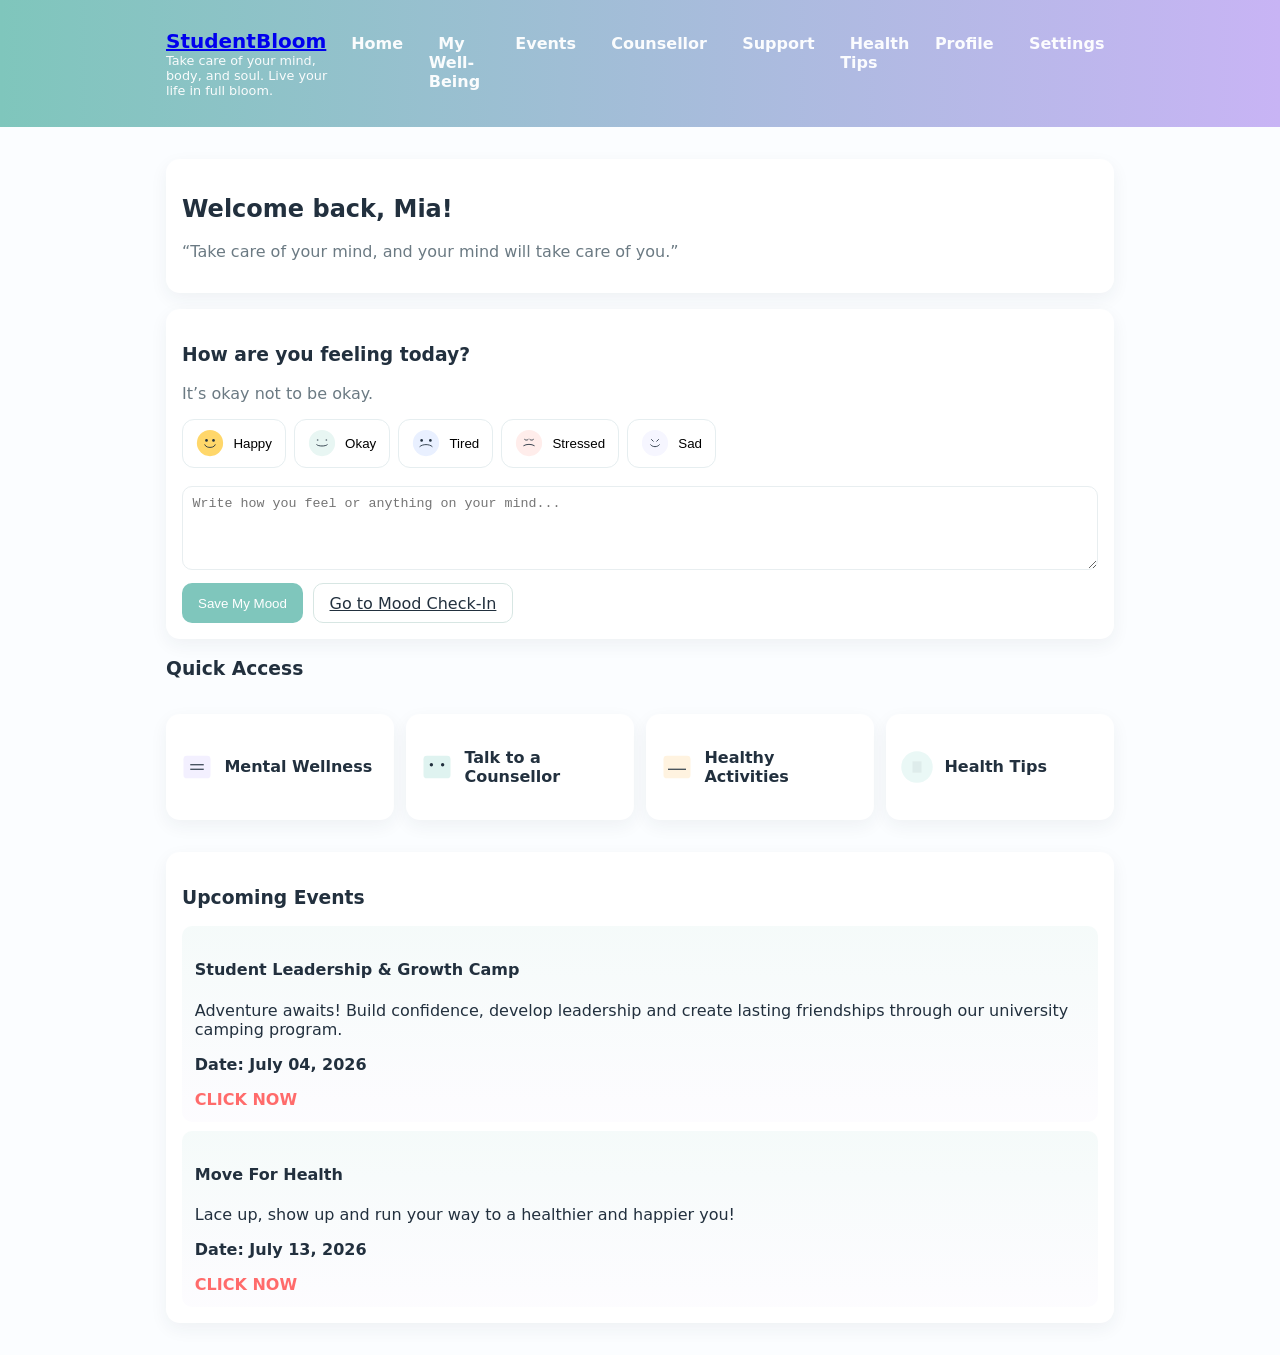
<file: index.html>
<!doctype html>
<html lang="en">
<head>
  <meta charset="utf-8" />
  <meta name="viewport" content="width=device-width,initial-scale=1" />
  <title>StudentBloom — Home</title>
  <link rel="stylesheet" href="css/styles.css" />
</head>
<body>
  <header class="site-header">
    <div class="container header-inner">
      <div class="brand">
        <a href="index.html"><h1>StudentBloom</h1></a>
        <p class="tagline">Take care of your mind, body, and soul. Live your life in full bloom.</p>
      </div>
      <nav class="main-nav" aria-label="Main navigation">
        <ul>
          <li><a href="index.html">Home</a></li>
          <li><a href="well-being.html">My Well-Being</a></li>
          <li><a href="events.html">Events</a></li>
          <li><a href="counsellor.html">Counsellor</a></li>
          <li><a href="support.html">Support</a></li>
          <li><a href="tips.html">Health Tips</a></li>
          <li><a href="profile.html">Profile</a></li>
          <li><a href="settings.html">Settings</a></li>
        </ul>
      </nav>
    </div>
  </header>

  <main class="container">
    <section class="welcome card">
      <h2 id="welcome-msg">Welcome back, Mia!</h2>
      <p class="lead">“Take care of your mind, and your mind will take care of you.”</p>
    </section>

    <section class="mood-check card">
      <h3>How are you feeling today?</h3>
      <p class="muted">It’s okay not to be okay.</p>

      <div class="mood-options" role="radiogroup" aria-label="Mood options">
        <button class="mood-btn" data-mood="Happy"><img src="assets/icons/happy.svg" alt="Happy"/> <span>Happy</span></button>
        <button class="mood-btn" data-mood="Okay"><img src="assets/icons/okay.svg" alt="Okay"/> <span>Okay</span></button>
        <button class="mood-btn" data-mood="Tired"><img src="assets/icons/tired.svg" alt="Tired"/> <span>Tired</span></button>
        <button class="mood-btn" data-mood="Stressed"><img src="assets/icons/stressed.svg" alt="Stressed"/> <span>Stressed</span></button>
        <button class="mood-btn" data-mood="Sad"><img src="assets/icons/sad.svg" alt="Sad"/> <span>Sad</span></button>
      </div>

      <div class="mood-selected" aria-live="polite"></div>

      <textarea id="mood-note" placeholder="Write how you feel or anything on your mind..."></textarea>
      <div class="mood-actions">
        <button id="save-mood" class="btn-primary">Save My Mood</button>
        <a href="mood.html" class="btn-secondary">Go to Mood Check-In</a>
      </div>
    </section>

    <section class="quick-access">
      <h3>Quick Access</h3>
      <div class="cards-grid">
        <a class="card small" href="tips.html"><img src="assets/icons/tips.svg" alt="Tips"/><h4>Mental Wellness</h4></a>
        <a class="card small" href="counsellor.html"><img src="assets/icons/counsellor.svg" alt="Counsellor"/><h4>Talk to a Counsellor</h4></a>
        <a class="card small" href="activities.html"><img src="assets/icons/activity.svg" alt="Activities"/><h4>Healthy Activities</h4></a>
        <a class="card small" href="tips.html"><img src="assets/icons/help.svg" alt="Help"/><h4>Health Tips</h4></a>
      </div>
    </section>

    <section class="events card">
      <h3>Upcoming Events</h3>
      <div class="event-list">
        <article class="event-card">
          <h4>Student Leadership & Growth Camp</h4>
          <p>Adventure awaits! Build confidence, develop leadership and create lasting friendships through our university camping program.</p>
          <p class="date">Date: July 04, 2026</p>
          <a class="btn-link" href="events.html">CLICK NOW</a>
        </article>

        <article class="event-card">
          <h4>Move For Health</h4>
          <p>Lace up, show up and run your way to a healthier and happier you!</p>
          <p class="date">Date: July 13, 2026</p>
          <a class="btn-link" href="events.html">CLICK NOW</a>
        </article>

      </div>
    </section>

  </main>

  <script src="js/script.js"></script>
</body>
</html>
</file>
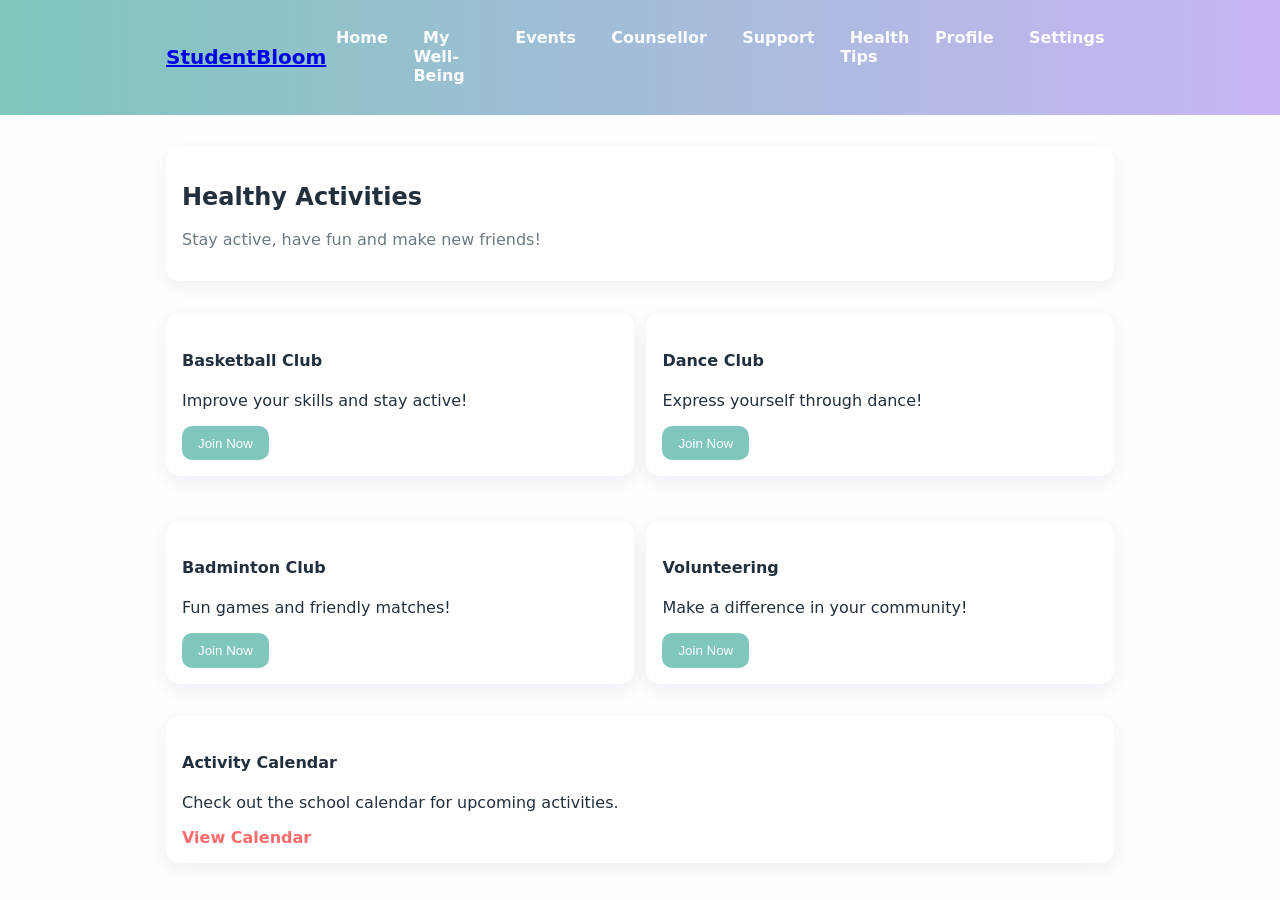
<file: activities.html>
<!doctype html>
<html lang="en">
<head>
  <meta charset="utf-8" />
  <meta name="viewport" content="width=device-width,initial-scale=1" />
  <title>Healthy Activities — StudentBloom</title>
  <link rel="stylesheet" href="css/styles.css" />
</head>
<body>
  <header class="site-header">
    <div class="container header-inner">
      <div class="brand"><a href="index.html"><h1>StudentBloom</h1></a></div>
      <nav class="main-nav" aria-label="Main navigation">
        <ul>
          <li><a href="index.html">Home</a></li>
          <li><a href="well-being.html">My Well-Being</a></li>
          <li><a href="events.html">Events</a></li>
          <li><a href="counsellor.html">Counsellor</a></li>
          <li><a href="support.html">Support</a></li>
          <li><a href="tips.html">Health Tips</a></li>
          <li><a href="profile.html">Profile</a></li>
          <li><a href="settings.html">Settings</a></li>
        </ul>
      </nav>
    </div>
  </header>

  <main class="container">
    <section class="card">
      <h2>Healthy Activities</h2>
      <p class="lead">Stay active, have fun and make new friends!</p>
    </section>

    <section class="activities-grid">
      <article class="card small">
        <h4>Basketball Club</h4>
        <p>Improve your skills and stay active!</p>
        <button class="btn-primary">Join Now</button>
      </article>

      <article class="card small">
        <h4>Dance Club</h4>
        <p>Express yourself through dance!</p>
        <button class="btn-primary">Join Now</button>
      </article>

      <article class="card small">
        <h4>Badminton Club</h4>
        <p>Fun games and friendly matches!</p>
        <button class="btn-primary">Join Now</button>
      </article>

      <article class="card small">
        <h4>Volunteering</h4>
        <p>Make a difference in your community!</p>
        <button class="btn-primary">Join Now</button>
      </article>
    </section>

    <div class="card">
      <h4>Activity Calendar</h4>
      <p>Check out the school calendar for upcoming activities.</p>
      <a class="btn-link" href="#">View Calendar</a>
    </div>

  </main>

  <script src="js/script.js"></script>
</body>
</html>
</file>
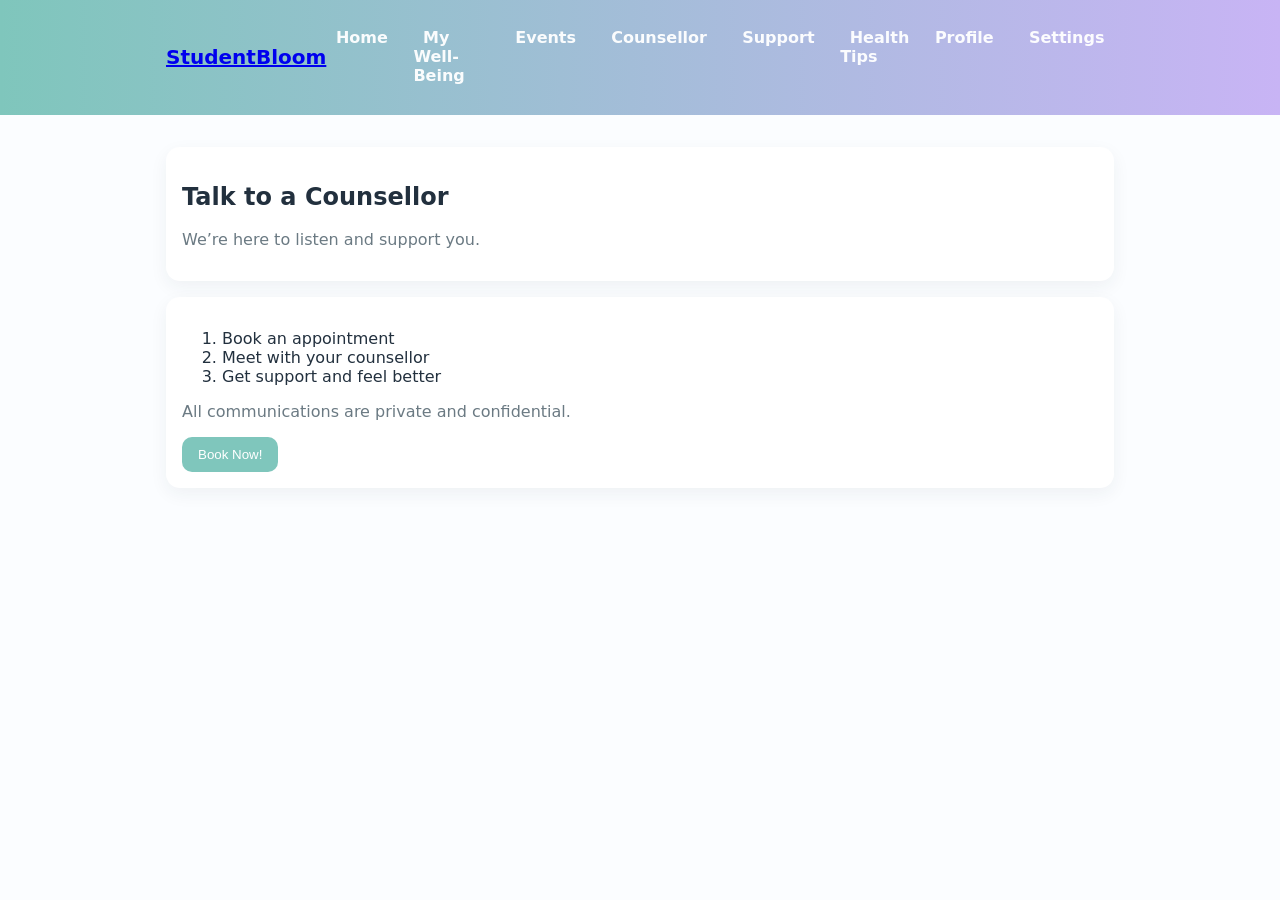
<file: counsellor.html>
<!doctype html>
<html lang="en">
<head>
  <meta charset="utf-8" />
  <meta name="viewport" content="width=device-width,initial-scale=1" />
  <title>Talk to a Counsellor — StudentBloom</title>
  <link rel="stylesheet" href="css/styles.css" />
</head>
<body>
  <header class="site-header">
    <div class="container header-inner">
      <div class="brand"><a href="index.html"><h1>StudentBloom</h1></a></div>
      <nav class="main-nav" aria-label="Main navigation">
        <ul>
          <li><a href="index.html">Home</a></li>
          <li><a href="well-being.html">My Well-Being</a></li>
          <li><a href="events.html">Events</a></li>
          <li><a href="counsellor.html">Counsellor</a></li>
          <li><a href="support.html">Support</a></li>
          <li><a href="tips.html">Health Tips</a></li>
          <li><a href="profile.html">Profile</a></li>
          <li><a href="settings.html">Settings</a></li>
        </ul>
      </nav>
    </div>
  </header>

  <main class="container">
    <section class="card">
      <h2>Talk to a Counsellor</h2>
      <p class="lead">We’re here to listen and support you.</p>
    </section>

    <section class="card steps">
      <ol>
        <li>Book an appointment</li>
        <li>Meet with your counsellor</li>
        <li>Get support and feel better</li>
      </ol>
      <p class="muted">All communications are private and confidential.</p>
      <button id="book-now" class="btn-primary">Book Now!</button>
    </section>

    <div id="booking-modal" class="modal" aria-hidden="true">
      <div class="modal-content">
        <button class="modal-close" aria-label="Close">×</button>
        <h3>Book an appointment (demo)</h3>
        <p>This is a placeholder booking flow. Your university may have a live booking system.</p>
        <form id="booking-form">
          <label>Preferred Date<input type="date" name="date" required></label>
          <label>Notes<textarea name="notes" placeholder="Anything you'd like the counsellor to know"></textarea></label>
          <button type="submit" class="btn-primary">Request Appointment</button>
        </form>
      </div>
    </div>

  </main>

  <script src="js/script.js"></script>
</body>
</html>
</file>
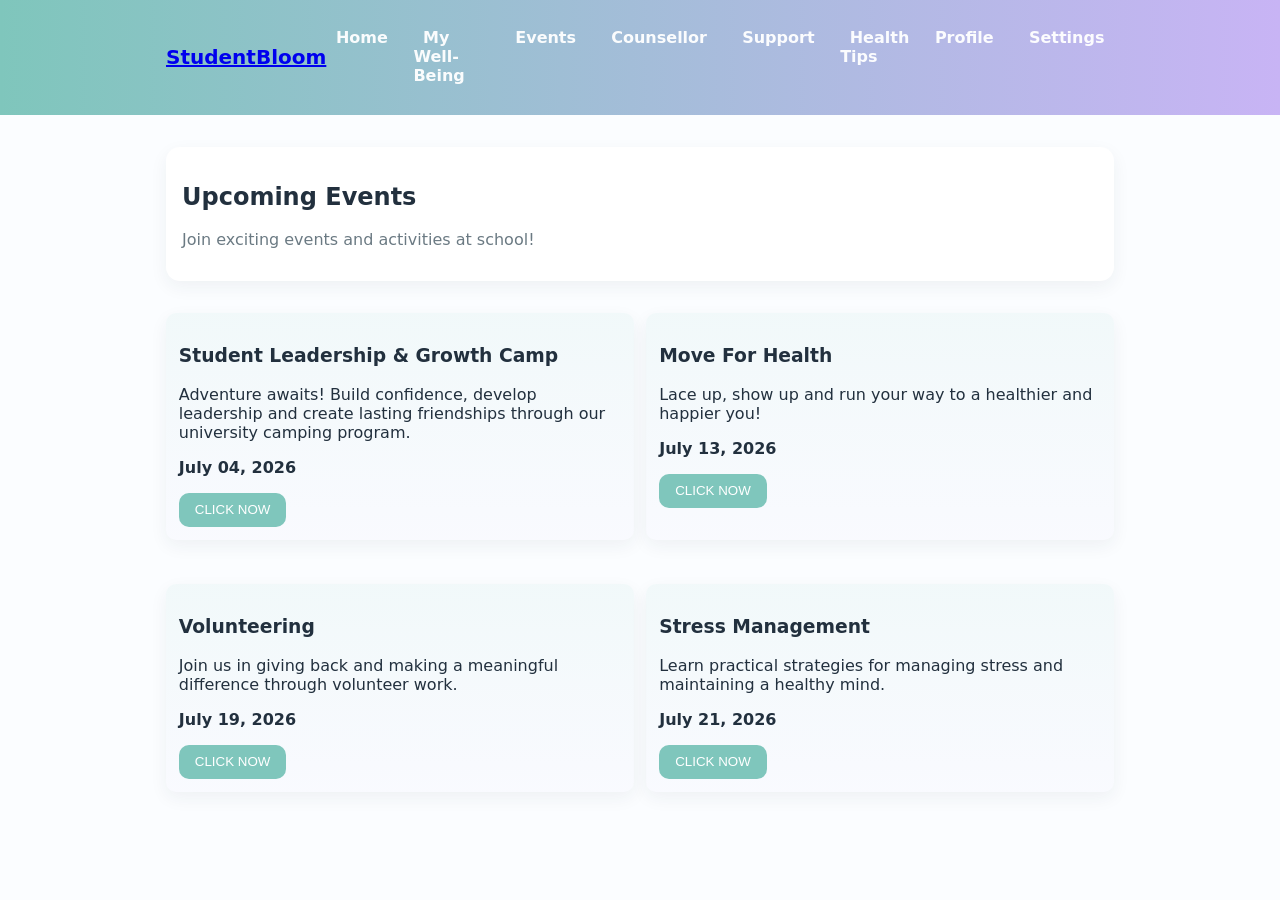
<file: events.html>
<!doctype html>
<html lang="en">
<head>
  <meta charset="utf-8" />
  <meta name="viewport" content="width=device-width,initial-scale=1" />
  <title>Upcoming Events — StudentBloom</title>
  <link rel="stylesheet" href="css/styles.css" />
</head>
<body>
  <header class="site-header">
    <div class="container header-inner">
      <div class="brand"><a href="index.html"><h1>StudentBloom</h1></a></div>
      <nav class="main-nav" aria-label="Main navigation">
        <ul>
          <li><a href="index.html">Home</a></li>
          <li><a href="well-being.html">My Well-Being</a></li>
          <li><a href="events.html">Events</a></li>
          <li><a href="counsellor.html">Counsellor</a></li>
          <li><a href="support.html">Support</a></li>
          <li><a href="tips.html">Health Tips</a></li>
          <li><a href="profile.html">Profile</a></li>
          <li><a href="settings.html">Settings</a></li>
        </ul>
      </nav>
    </div>
  </header>

  <main class="container">
    <section class="card">
      <h2>Upcoming Events</h2>
      <p class="lead">Join exciting events and activities at school!</p>
    </section>

    <section class="events-grid">
      <article class="event-card card">
        <h3>Student Leadership & Growth Camp</h3>
        <p>Adventure awaits! Build confidence, develop leadership and create lasting friendships through our university camping program.</p>
        <p class="date">July 04, 2026</p>
        <button class="btn-primary">CLICK NOW</button>
      </article>

      <article class="event-card card">
        <h3>Move For Health</h3>
        <p>Lace up, show up and run your way to a healthier and happier you!</p>
        <p class="date">July 13, 2026</p>
        <button class="btn-primary">CLICK NOW</button>
      </article>

      <article class="event-card card">
        <h3>Volunteering</h3>
        <p>Join us in giving back and making a meaningful difference through volunteer work.</p>
        <p class="date">July 19, 2026</p>
        <button class="btn-primary">CLICK NOW</button>
      </article>

      <article class="event-card card">
        <h3>Stress Management</h3>
        <p>Learn practical strategies for managing stress and maintaining a healthy mind.</p>
        <p class="date">July 21, 2026</p>
        <button class="btn-primary">CLICK NOW</button>
      </article>
    </section>
  </main>

  <script src="js/script.js"></script>
</body>
</html>
</file>
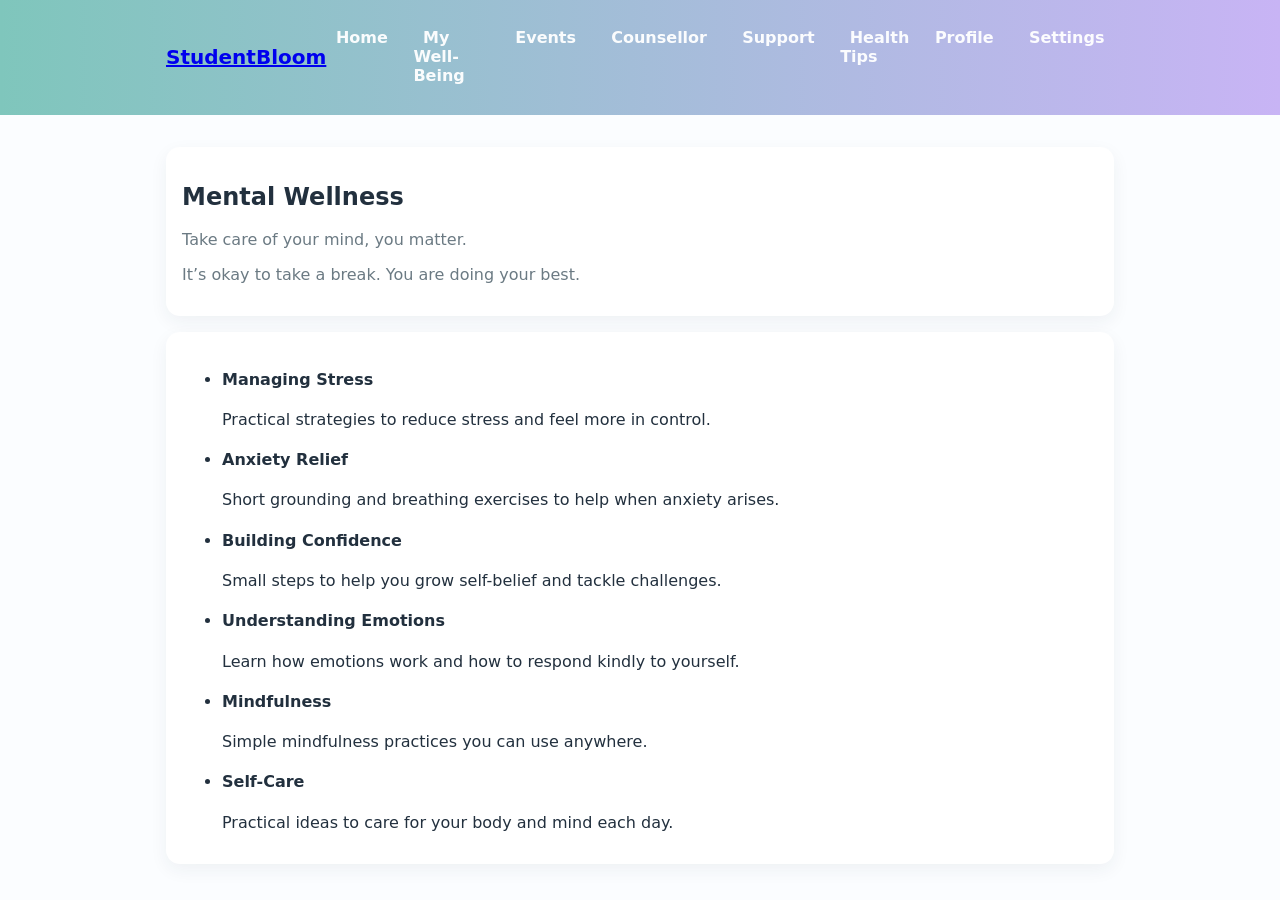
<file: mental-wellness.html>
<!doctype html>
<html lang="en">
<head>
  <meta charset="utf-8" />
  <meta name="viewport" content="width=device-width,initial-scale=1" />
  <title>Mental Wellness — StudentBloom</title>
  <link rel="stylesheet" href="css/styles.css" />
</head>
<body>
  <header class="site-header">
    <div class="container header-inner">
      <div class="brand"><a href="index.html"><h1>StudentBloom</h1></a></div>
      <nav class="main-nav" aria-label="Main navigation">
        <ul>
          <li><a href="index.html">Home</a></li>
          <li><a href="well-being.html">My Well-Being</a></li>
          <li><a href="events.html">Events</a></li>
          <li><a href="counsellor.html">Counsellor</a></li>
          <li><a href="support.html">Support</a></li>
          <li><a href="tips.html">Health Tips</a></li>
          <li><a href="profile.html">Profile</a></li>
          <li><a href="settings.html">Settings</a></li>
        </ul>
      </nav>
    </div>
  </header>

  <main class="container">
    <section class="card">
      <h2>Mental Wellness</h2>
      <p class="lead">Take care of your mind, you matter.</p>
      <p class="muted">It’s okay to take a break. You are doing your best.</p>
    </section>

    <section class="topics card">
      <ul>
        <li><h4>Managing Stress</h4><p>Practical strategies to reduce stress and feel more in control.</p></li>
        <li><h4>Anxiety Relief</h4><p>Short grounding and breathing exercises to help when anxiety arises.</p></li>
        <li><h4>Building Confidence</h4><p>Small steps to help you grow self-belief and tackle challenges.</p></li>
        <li><h4>Understanding Emotions</h4><p>Learn how emotions work and how to respond kindly to yourself.</p></li>
        <li><h4>Mindfulness</h4><p>Simple mindfulness practices you can use anywhere.</p></li>
        <li><h4>Self-Care</h4><p>Practical ideas to care for your body and mind each day.</p></li>
      </ul>
    </section>
  </main>

  <script src="js/script.js"></script>
</body>
</html>
</file>
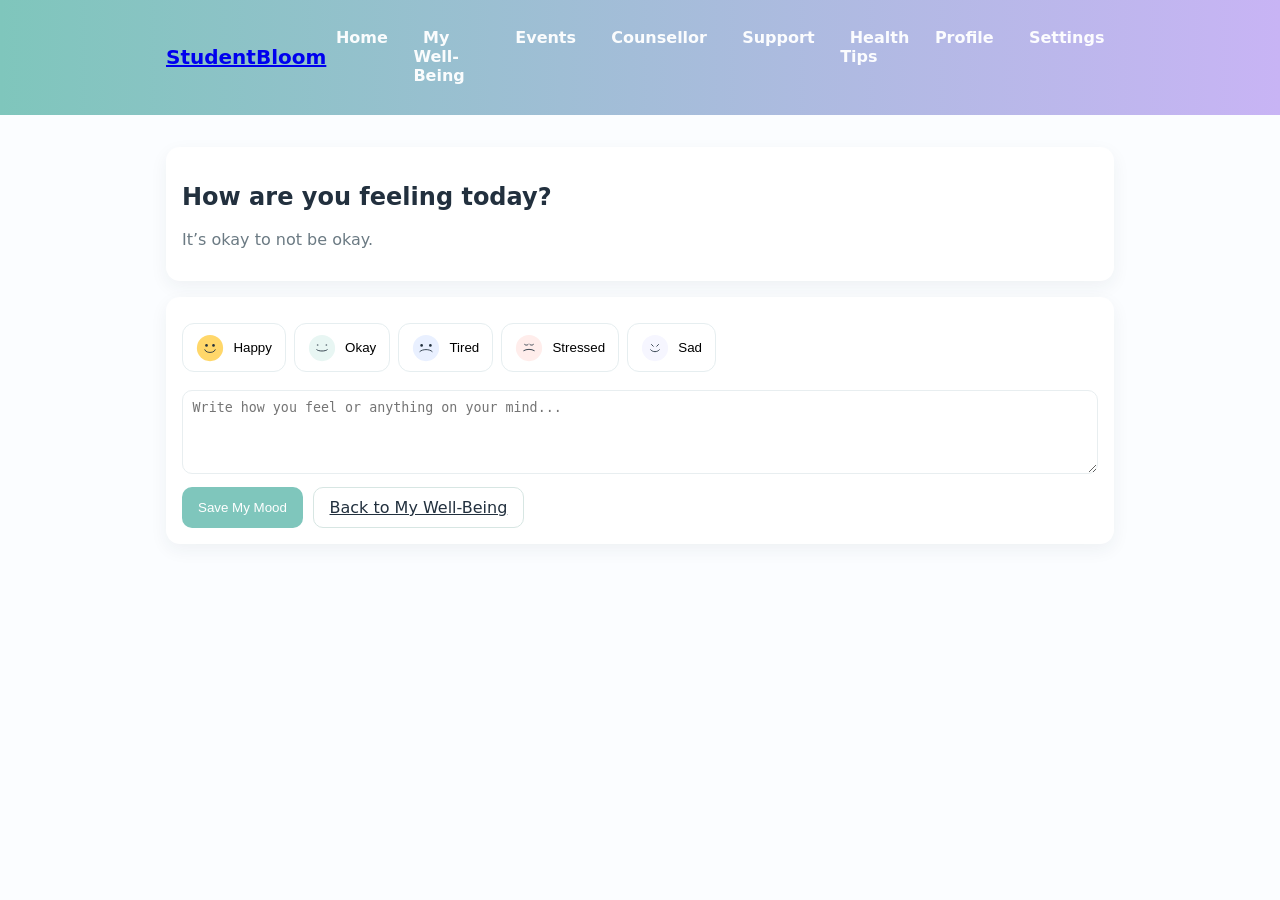
<file: mood.html>
<!doctype html>
<html lang="en">
<head>
  <meta charset="utf-8" />
  <meta name="viewport" content="width=device-width,initial-scale=1" />
  <title>Mood Check-In — StudentBloom</title>
  <link rel="stylesheet" href="css/styles.css" />
</head>
<body>
  <header class="site-header">
    <div class="container header-inner">
      <div class="brand"><a href="index.html"><h1>StudentBloom</h1></a></div>
      <nav class="main-nav" aria-label="Main navigation">
        <ul>
          <li><a href="index.html">Home</a></li>
          <li><a href="well-being.html">My Well-Being</a></li>
          <li><a href="events.html">Events</a></li>
          <li><a href="counsellor.html">Counsellor</a></li>
          <li><a href="support.html">Support</a></li>
          <li><a href="tips.html">Health Tips</a></li>
          <li><a href="profile.html">Profile</a></li>
          <li><a href="settings.html">Settings</a></li>
        </ul>
      </nav>
    </div>
  </header>

  <main class="container">
    <section class="card">
      <h2>How are you feeling today?</h2>
      <p class="muted">It’s okay to not be okay.</p>
    </section>

    <section class="mood-check card">
      <div class="mood-options" role="radiogroup" aria-label="Mood options">
        <button class="mood-btn" data-mood="Happy"><img src="assets/icons/happy.svg" alt="Happy"/> <span>Happy</span></button>
        <button class="mood-btn" data-mood="Okay"><img src="assets/icons/okay.svg" alt="Okay"/> <span>Okay</span></button>
        <button class="mood-btn" data-mood="Tired"><img src="assets/icons/tired.svg" alt="Tired"/> <span>Tired</span></button>
        <button class="mood-btn" data-mood="Stressed"><img src="assets/icons/stressed.svg" alt="Stressed"/> <span>Stressed</span></button>
        <button class="mood-btn" data-mood="Sad"><img src="assets/icons/sad.svg" alt="Sad"/> <span>Sad</span></button>
      </div>

      <div class="mood-selected" aria-live="polite"></div>
      <textarea id="mood-note" placeholder="Write how you feel or anything on your mind..."></textarea>
      <div class="mood-actions">
        <button id="save-mood" class="btn-primary">Save My Mood</button>
        <a href="well-being.html" class="btn-secondary">Back to My Well-Being</a>
      </div>
    </section>
  </main>

  <script src="js/script.js"></script>
</body>
</html>
</file>
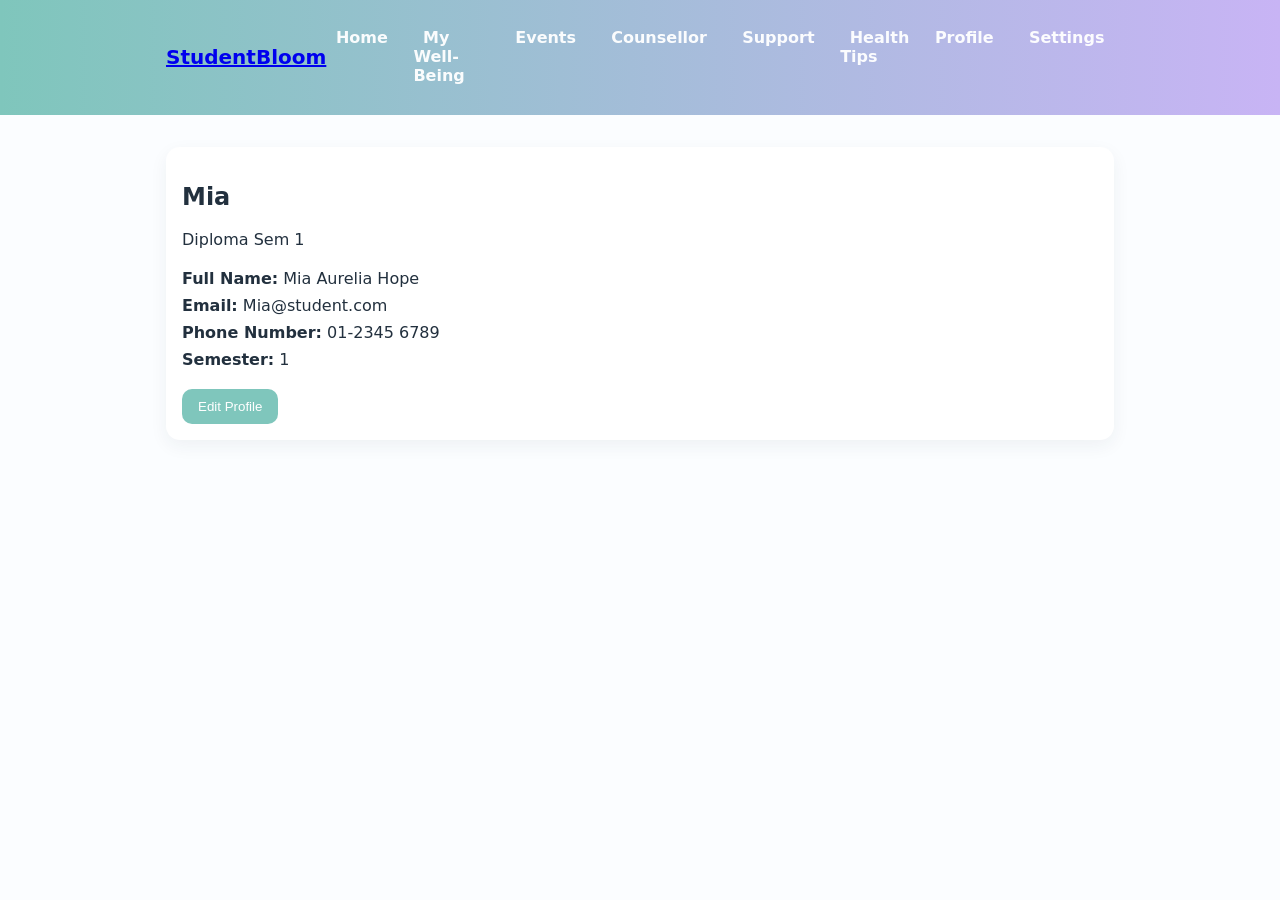
<file: profile.html>
<!doctype html>
<html lang="en">
<head>
  <meta charset="utf-8" />
  <meta name="viewport" content="width=device-width,initial-scale=1" />
  <title>Profile — StudentBloom</title>
  <link rel="stylesheet" href="css/styles.css" />
</head>
<body>
  <header class="site-header">
    <div class="container header-inner">
      <div class="brand"><a href="index.html"><h1>StudentBloom</h1></a></div>
      <nav class="main-nav" aria-label="Main navigation">
        <ul>
          <li><a href="index.html">Home</a></li>
          <li><a href="well-being.html">My Well-Being</a></li>
          <li><a href="events.html">Events</a></li>
          <li><a href="counsellor.html">Counsellor</a></li>
          <li><a href="support.html">Support</a></li>
          <li><a href="tips.html">Health Tips</a></li>
          <li><a href="profile.html">Profile</a></li>
          <li><a href="settings.html">Settings</a></li>
        </ul>
      </nav>
    </div>
  </header>

  <main class="container">
    <section class="card profile-card">
      <h2 id="profile-name">Mia</h2>
      <p id="profile-sem">Diploma Sem 1</p>
      <ul class="profile-info">
        <li><strong>Full Name:</strong> <span id="full-name">Mia Aurelia Hope</span></li>
        <li><strong>Email:</strong> <span id="email">Mia@student.com</span></li>
        <li><strong>Phone Number:</strong> <span id="phone">01-2345 6789</span></li>
        <li><strong>Semester:</strong> <span id="semester">1</span></li>
      </ul>
      <button id="edit-profile" class="btn-primary">Edit Profile</button>

      <form id="edit-form" class="hidden card">
        <label>Full Name<input id="input-fullname"/></label>
        <label>Email<input id="input-email"/></label>
        <label>Phone<input id="input-phone"/></label>
        <label>Semester<input id="input-sem"/></label>
        <div class="form-actions">
          <button id="save-profile" class="btn-primary">Save</button>
          <button id="cancel-profile" class="btn-secondary" type="button">Cancel</button>
        </div>
      </form>
    </section>
  </main>

  <script src="js/script.js"></script>
</body>
</html>
</file>
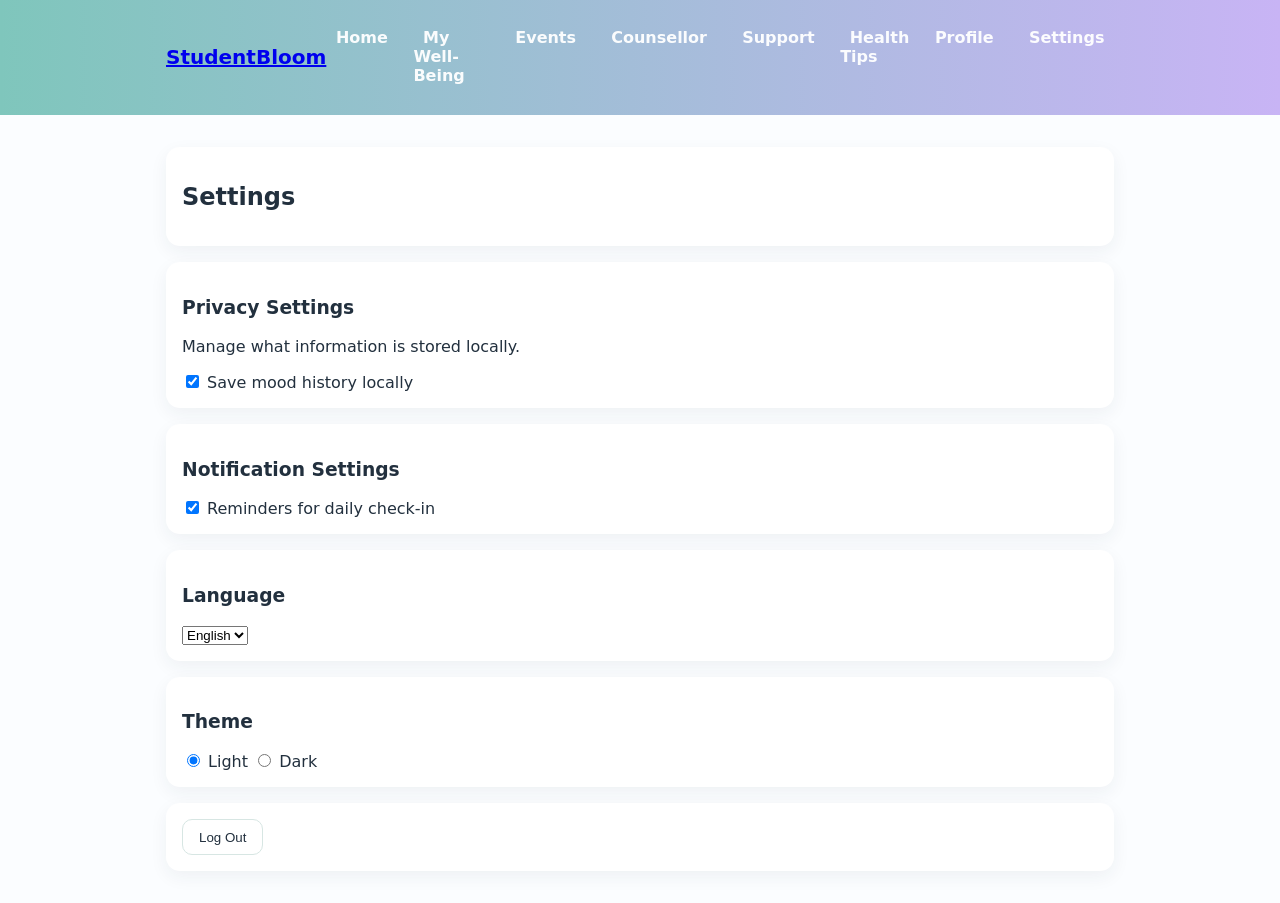
<file: settings.html>
<!doctype html>
<html lang="en">
<head>
  <meta charset="utf-8" />
  <meta name="viewport" content="width=device-width,initial-scale=1" />
  <title>Settings — StudentBloom</title>
  <link rel="stylesheet" href="css/styles.css" />
</head>
<body>
  <header class="site-header">
    <div class="container header-inner">
      <div class="brand"><a href="index.html"><h1>StudentBloom</h1></a></div>
      <nav class="main-nav" aria-label="Main navigation">
        <ul>
          <li><a href="index.html">Home</a></li>
          <li><a href="well-being.html">My Well-Being</a></li>
          <li><a href="events.html">Events</a></li>
          <li><a href="counsellor.html">Counsellor</a></li>
          <li><a href="support.html">Support</a></li>
          <li><a href="tips.html">Health Tips</a></li>
          <li><a href="profile.html">Profile</a></li>
          <li><a href="settings.html">Settings</a></li>
        </ul>
      </nav>
    </div>
  </header>

  <main class="container">
    <section class="card">
      <h2>Settings</h2>
    </section>

    <section class="card">
      <h3>Privacy Settings</h3>
      <p>Manage what information is stored locally.</p>
      <label><input id="privacy-save" type="checkbox" checked> Save mood history locally</label>
    </section>

    <section class="card">
      <h3>Notification Settings</h3>
      <label><input type="checkbox" id="notify-check" checked> Reminders for daily check-in</label>
    </section>

    <section class="card">
      <h3>Language</h3>
      <select id="language-select">
        <option>English</option>
      </select>
    </section>

    <section class="card">
      <h3>Theme</h3>
      <label><input type="radio" name="theme" value="light" checked> Light</label>
      <label><input type="radio" name="theme" value="dark"> Dark</label>
    </section>

    <section class="card">
      <button id="logout" class="btn-secondary">Log Out</button>
    </section>
  </main>

  <script src="js/script.js"></script>
</body>
</html>
</file>
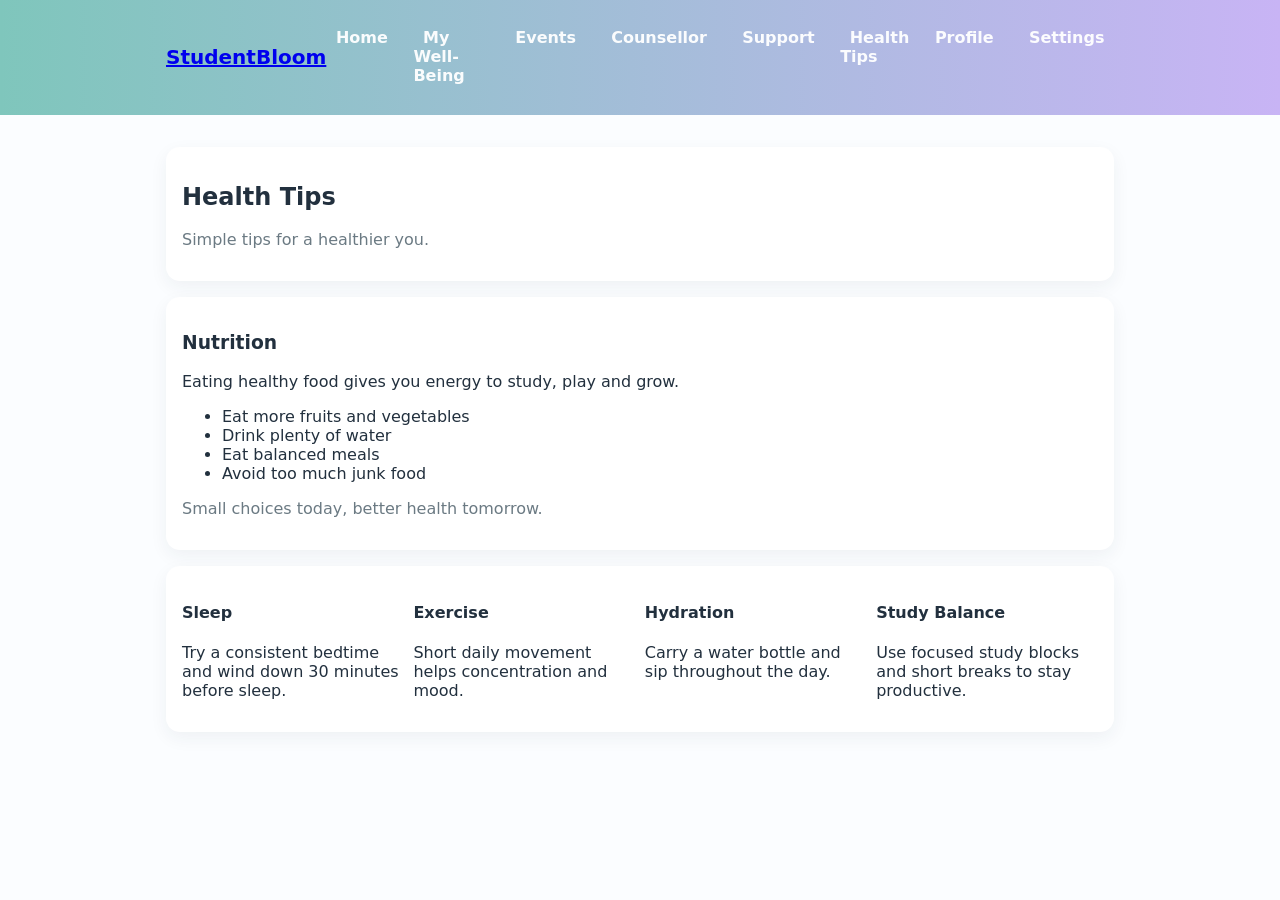
<file: tips.html>
<!doctype html>
<html lang="en">
<head>
  <meta charset="utf-8" />
  <meta name="viewport" content="width=device-width,initial-scale=1" />
  <title>Health Tips — StudentBloom</title>
  <link rel="stylesheet" href="css/styles.css" />
</head>
<body>
  <header class="site-header">
    <div class="container header-inner">
      <div class="brand"><a href="index.html"><h1>StudentBloom</h1></a></div>
      <nav class="main-nav" aria-label="Main navigation">
        <ul>
          <li><a href="index.html">Home</a></li>
          <li><a href="well-being.html">My Well-Being</a></li>
          <li><a href="events.html">Events</a></li>
          <li><a href="counsellor.html">Counsellor</a></li>
          <li><a href="support.html">Support</a></li>
          <li><a href="tips.html">Health Tips</a></li>
          <li><a href="profile.html">Profile</a></li>
          <li><a href="settings.html">Settings</a></li>
        </ul>
      </nav>
    </div>
  </header>

  <main class="container">
    <section class="card">
      <h2>Health Tips</h2>
      <p class="lead">Simple tips for a healthier you.</p>
    </section>

    <section class="card">
      <h3>Nutrition</h3>
      <p>Eating healthy food gives you energy to study, play and grow.</p>
      <ul>
        <li>Eat more fruits and vegetables</li>
        <li>Drink plenty of water</li>
        <li>Eat balanced meals</li>
        <li>Avoid too much junk food</li>
      </ul>
      <p class="muted">Small choices today, better health tomorrow.</p>
    </section>

    <section class="card tips-grid">
      <article><h4>Sleep</h4><p>Try a consistent bedtime and wind down 30 minutes before sleep.</p></article>
      <article><h4>Exercise</h4><p>Short daily movement helps concentration and mood.</p></article>
      <article><h4>Hydration</h4><p>Carry a water bottle and sip throughout the day.</p></article>
      <article><h4>Study Balance</h4><p>Use focused study blocks and short breaks to stay productive.</p></article>
    </section>
  </main>

  <script src="js/script.js"></script>
</body>
</html>
</file>
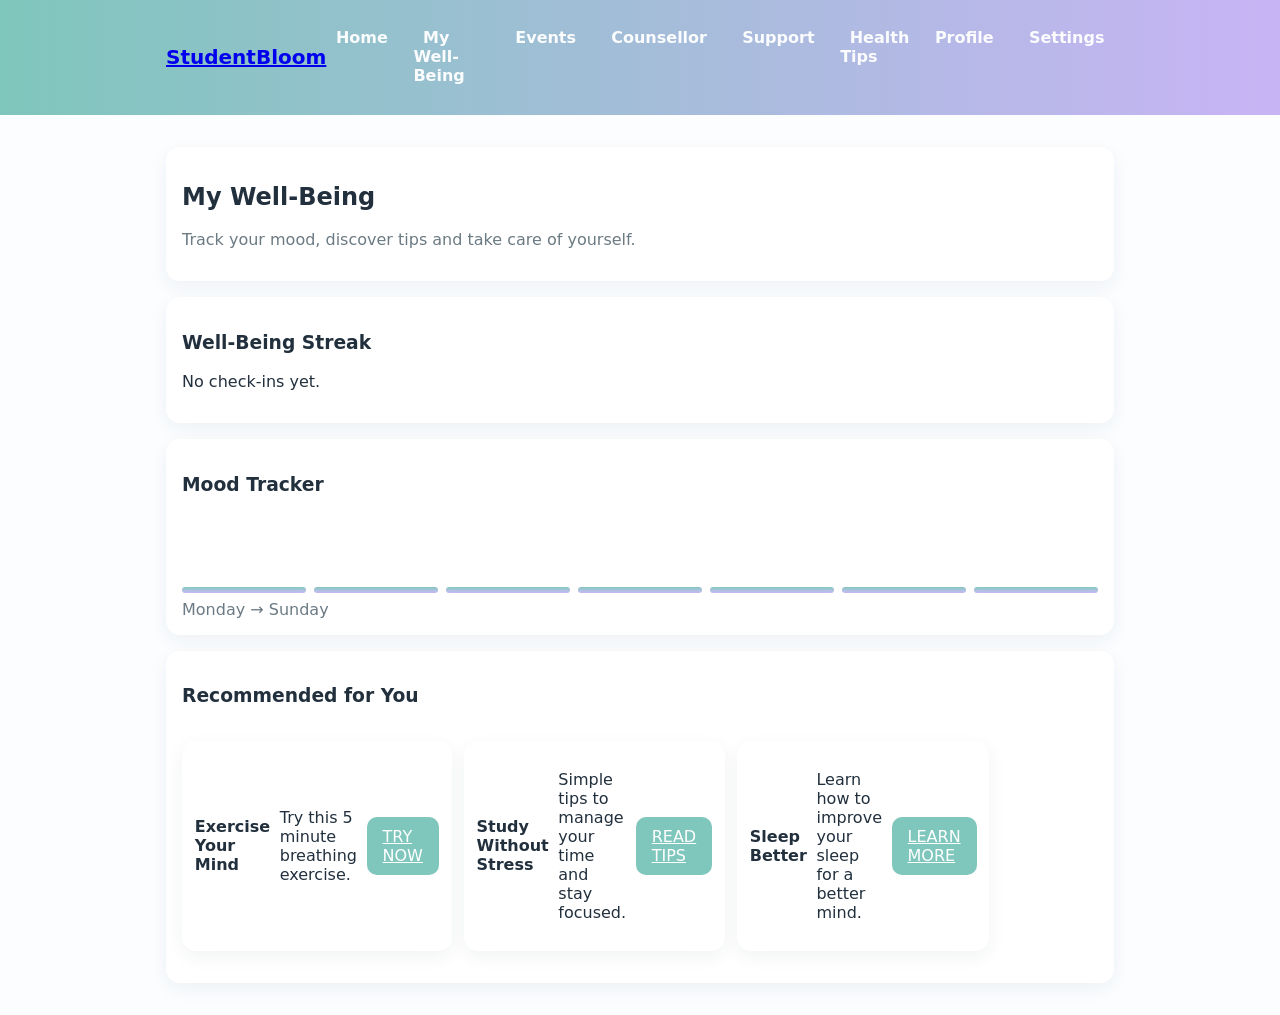
<file: well-being.html>
<!doctype html>
<html lang="en">
<head>
  <meta charset="utf-8" />
  <meta name="viewport" content="width=device-width,initial-scale=1" />
  <title>My Well-Being — StudentBloom</title>
  <link rel="stylesheet" href="css/styles.css" />
</head>
<body>
  <header class="site-header">
    <div class="container header-inner">
      <div class="brand"><a href="index.html"><h1>StudentBloom</h1></a></div>
      <nav class="main-nav" aria-label="Main navigation">
        <ul>
          <li><a href="index.html">Home</a></li>
          <li><a href="well-being.html">My Well-Being</a></li>
          <li><a href="events.html">Events</a></li>
          <li><a href="counsellor.html">Counsellor</a></li>
          <li><a href="support.html">Support</a></li>
          <li><a href="tips.html">Health Tips</a></li>
          <li><a href="profile.html">Profile</a></li>
          <li><a href="settings.html">Settings</a></li>
        </ul>
      </nav>
    </div>
  </header>

  <main class="container">
    <section class="card">
      <h2>My Well-Being</h2>
      <p class="lead">Track your mood, discover tips and take care of yourself.</p>
    </section>

    <section class="streak card">
      <h3>Well-Being Streak</h3>
      <p id="streak-text">—</p>
    </section>

    <section class="mood-week card">
      <h3>Mood Tracker</h3>
      <div class="week-row" id="week-moods">
        <!-- Bars inserted by JS -->
      </div>
      <div class="legend">Monday → Sunday</div>
    </section>

    <section class="recommended card">
      <h3>Recommended for You</h3>
      <div class="cards-grid">
        <article class="small card">
          <h4>Exercise Your Mind</h4>
          <p>Try this 5 minute breathing exercise.</p>
          <a class="btn-primary" href="#">TRY NOW</a>
        </article>
        <article class="small card">
          <h4>Study Without Stress</h4>
          <p>Simple tips to manage your time and stay focused.</p>
          <a class="btn-primary" href="#">READ TIPS</a>
        </article>
        <article class="small card">
          <h4>Sleep Better</h4>
          <p>Learn how to improve your sleep for a better mind.</p>
          <a class="btn-primary" href="#">LEARN MORE</a>
        </article>
      </div>
    </section>

  </main>

  <script src="js/script.js"></script>
</body>
</html>
</file>
<file: css/styles.css>
/* StudentBloom styles (mobile-first) */
:root{
  --teal:#7FC6BC;
  --lavender:#C8B4F5;
  --sand:#FFF3E0;
  --navy:#22303E;
  --coral:#FF6B6B;
  --bg:#FBFDFF;
  --card:#FFFFFF;
  --muted:#6B7A83;
  --radius:14px;
}
*{box-sizing:border-box}
body{font-family:Inter, system-ui, -apple-system, "Segoe UI", Roboto, "Helvetica Neue", Arial; margin:0;background:var(--bg);color:var(--navy);-webkit-font-smoothing:antialiased}
.container{max-width:980px;margin:0 auto;padding:1rem}
.site-header{background:linear-gradient(90deg,var(--teal),var(--lavender));color:white;padding:.8rem 0}
.header-inner{display:flex;align-items:center;justify-content:space-between}
.brand h1{margin:0;font-size:1.25rem}
.brand .tagline{font-size:.8rem;opacity:.95;margin:0}
.main-nav ul{display:flex;gap:.4rem;list-style:none;margin:0;padding:0}
.main-nav a{color:rgba(255,255,255,0.95);text-decoration:none;padding:.4rem .6rem;border-radius:8px;font-weight:600}
.card{background:var(--card);border-radius:var(--radius);padding:1rem;margin:1rem 0;box-shadow:0 6px 18px rgba(34,48,62,0.06)}
.lead{color:var(--muted);margin-top:.25rem}
.muted{color:var(--muted)}
.mood-options{display:flex;gap:.5rem;margin:.6rem 0;flex-wrap:wrap}
.mood-btn{display:flex;align-items:center;gap:.6rem;padding:.6rem .8rem;border-radius:12px;border:1px solid #e6eef0;background:transparent;cursor:pointer}
.mood-btn img{width:28px;height:28px}
.mood-selected{margin:.5rem 0;font-weight:600}
textarea{width:100%;min-height:84px;border-radius:10px;padding:.6rem;border:1px solid #e8eef0;margin-top:.5rem}
.mood-actions{display:flex;gap:.6rem;margin-top:.6rem}
.btn-primary{background:var(--teal);color:white;border:none;padding:.6rem 1rem;border-radius:10px;cursor:pointer}
.btn-secondary{background:transparent;border:1px solid #d7e6e3;padding:.6rem 1rem;border-radius:10px;color:var(--navy);cursor:pointer}
.cards-grid{display:grid;grid-template-columns:repeat(2,1fr);gap:.75rem}
.cards-grid .card.small{display:flex;align-items:center;gap:.6rem;padding:.8rem}
.cards-grid .card.small img{width:36px;height:36px}
.cards-grid a.card.small{text-decoration:none;color:inherit}
.event-list{display:flex;flex-direction:column;gap:.6rem}
.event-card{padding:.8rem;border-radius:10px;background:linear-gradient(180deg,rgba(127,198,188,0.08),rgba(200,180,245,0.04))}
.event-card .date{font-weight:600;margin-top:.4rem}
.btn-link{color:var(--coral);text-decoration:none;font-weight:700}
.events-grid{display:grid;grid-template-columns:1fr;gap:.8rem}
.activities-grid{display:grid;grid-template-columns:1fr;gap:.8rem}
.tips-grid{display:grid;grid-template-columns:repeat(2,1fr);gap:.6rem}
.profile-card{display:block}
.profile-info{list-style:none;padding:0}
.profile-info li{padding:.25rem 0}
.hidden{display:none}
.week-row{display:flex;gap:.5rem;align-items:end;height:80px}
.week-row .bar{flex:1;border-radius:8px;background:linear-gradient(180deg,var(--teal),var(--lavender));opacity:.95}
.legend{margin-top:.4rem;color:var(--muted)}
.modal{position:fixed;inset:0;background:rgba(0,0,0,0.35);display:none;align-items:center;justify-content:center;padding:1rem}
.modal[aria-hidden="false"]{display:flex}
.modal-content{background:white;padding:1rem;border-radius:12px;max-width:520px;width:100%}
.modal-close{position:absolute;right:1rem;top:1rem;border:none;background:none;font-size:22px}
@media(min-width:800px){.cards-grid{grid-template-columns:repeat(4,1fr)}.events-grid{grid-template-columns:repeat(2,1fr)}.activities-grid{grid-template-columns:repeat(2,1fr)}.tips-grid{grid-template-columns:repeat(4,1fr)}.main-nav ul{gap:1rem}}
</file>
